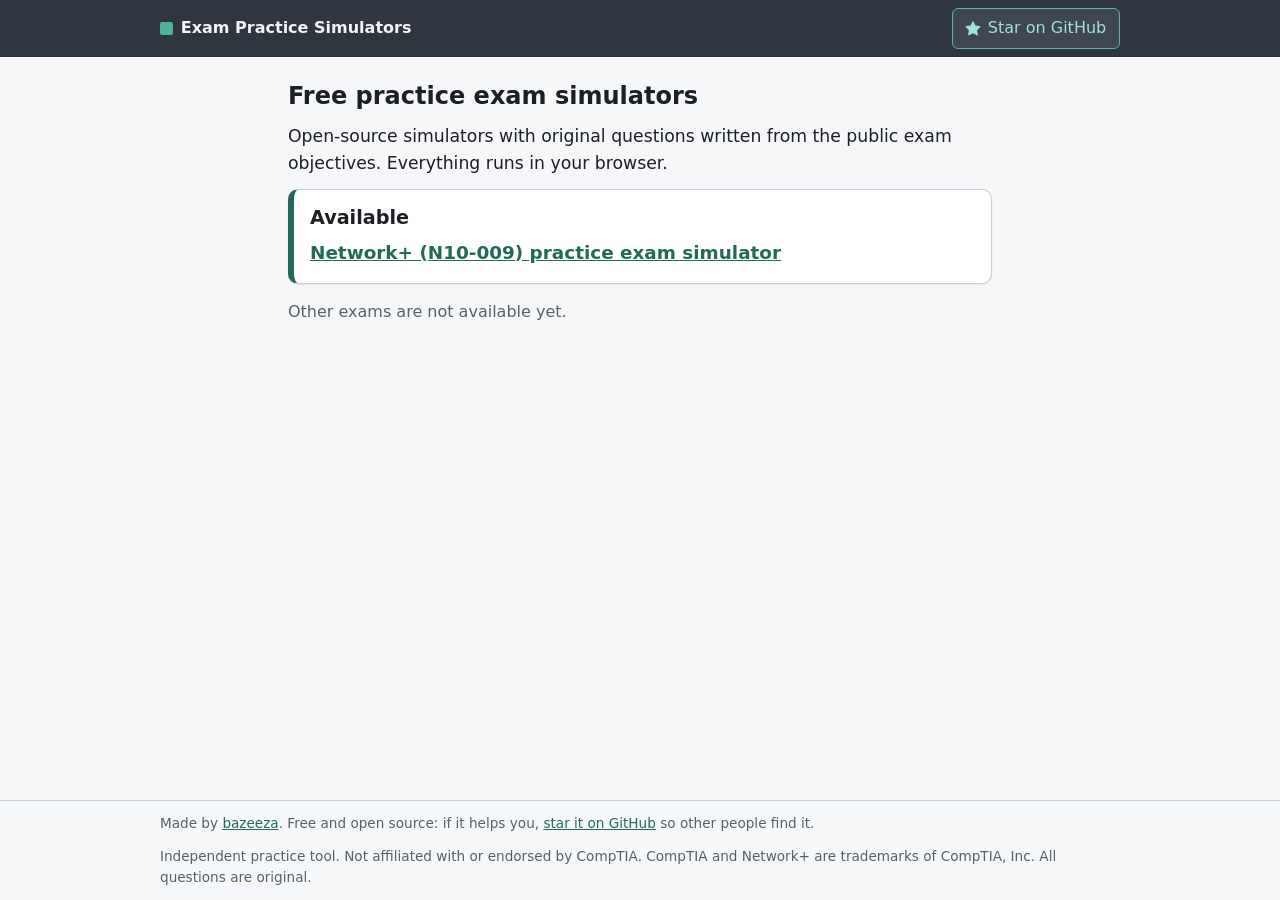
<file: index.html>
<!doctype html>
<html lang="en" data-theme="auto">
<head>
<meta charset="utf-8">
<meta http-equiv="Content-Security-Policy" content="default-src 'none'; script-src 'self'; style-src 'self'; img-src 'self' data:; connect-src 'self'; font-src 'self'; base-uri 'none'; form-action 'none'; manifest-src 'self'">
<meta name="viewport" content="width=device-width, initial-scale=1">
<meta name="referrer" content="no-referrer">
<meta name="color-scheme" content="light dark">
<meta name="description" content="Free, open-source practice exam simulators with original questions. Network+ (N10-009) is available.">
<title>Exam Practice Simulators</title>
<link rel="icon" href="data:,">
<link rel="stylesheet" href="Network+-Exam-Practice/styles.css">
</head>
<body>
<div id="app">
  <header class="topbar">
    <div class="topbar-inner">
      <p class="brand"><span class="brand-mark" aria-hidden="true"></span><span class="brand-name">Exam Practice Simulators</span></p>
      <nav class="site-nav" aria-label="Site"><a class="chrome-btn gh-star" href="https://github.com/Bazeeza/Comptia-Exam-Practice" target="_blank" rel="noopener" aria-label="Star this project on GitHub"><svg viewBox="0 0 16 16" aria-hidden="true"><path fill="currentColor" d="M8 .25a.75.75 0 0 1 .67.42l1.88 3.81 4.2.61a.75.75 0 0 1 .42 1.28l-3.04 2.96.72 4.19a.75.75 0 0 1-1.09.79L8 12.33l-3.76 1.98a.75.75 0 0 1-1.09-.79l.72-4.19L.83 6.37a.75.75 0 0 1 .42-1.28l4.2-.61L7.33.67A.75.75 0 0 1 8 .25Z"/></svg><span>Star on GitHub</span></a></nav>
    </div>
  </header>
  <main id="main" class="landing">
    <h1>Free practice exam simulators</h1>
    <p class="lead">Open-source simulators with original questions written from the public exam objectives. Everything runs in your browser.</p>
    <section class="card card-accent" aria-labelledby="available-h">
      <h2 id="available-h">Available</h2>
      <ul class="exam-list">
        <li><a class="exam-link" href="Network+-Exam-Practice/">Network+ (N10-009) practice exam simulator</a></li>
      </ul>
    </section>
    <p class="muted">Other exams are not available yet.</p>
  </main>
  <footer class="site-footer">
    <p class="credit">Made by <a href="https://github.com/Bazeeza" target="_blank" rel="noopener">bazeeza</a>. Free and open source: if it helps you, <a href="https://github.com/Bazeeza/Comptia-Exam-Practice" target="_blank" rel="noopener">star it on GitHub</a> so other people find it.</p>
    <p>Independent practice tool. Not affiliated with or endorsed by CompTIA. CompTIA and Network+ are trademarks of CompTIA, Inc. All questions are original.</p>
  </footer>
</div>
</body>
</html>
</file>
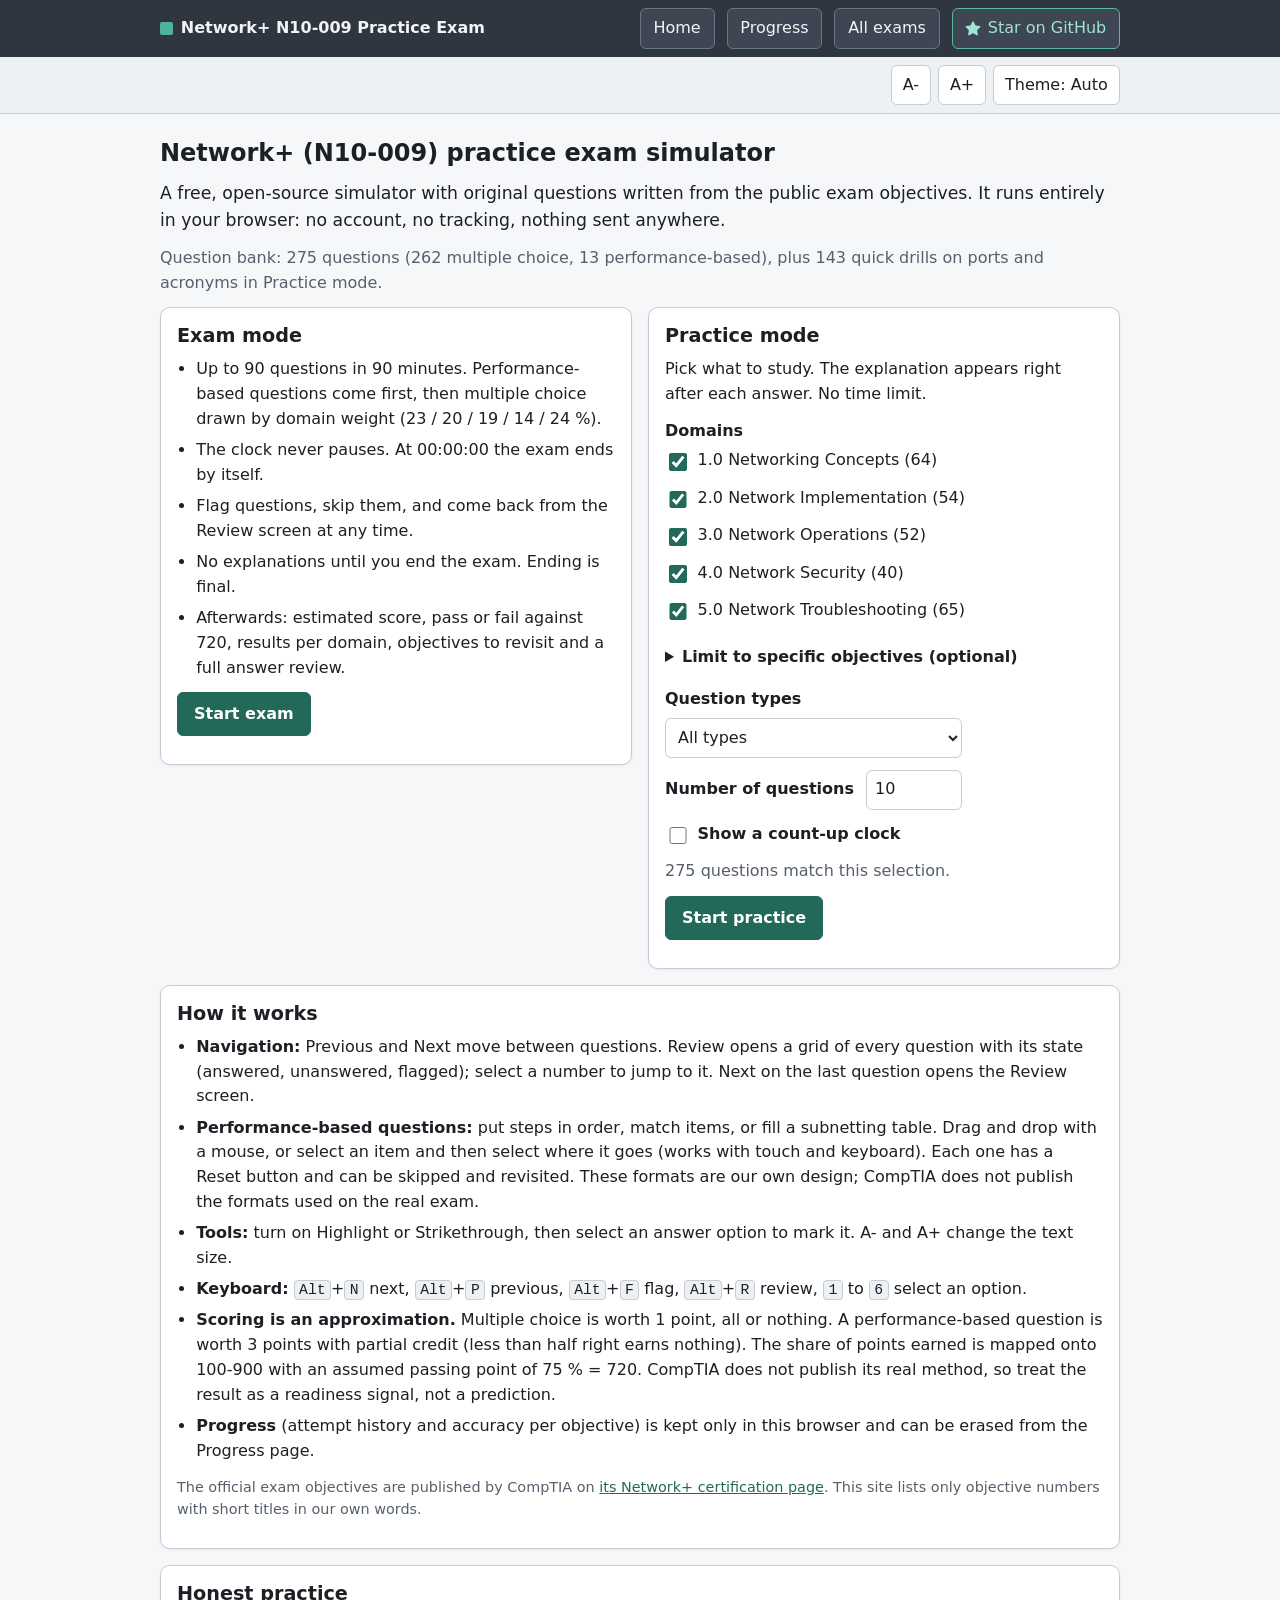
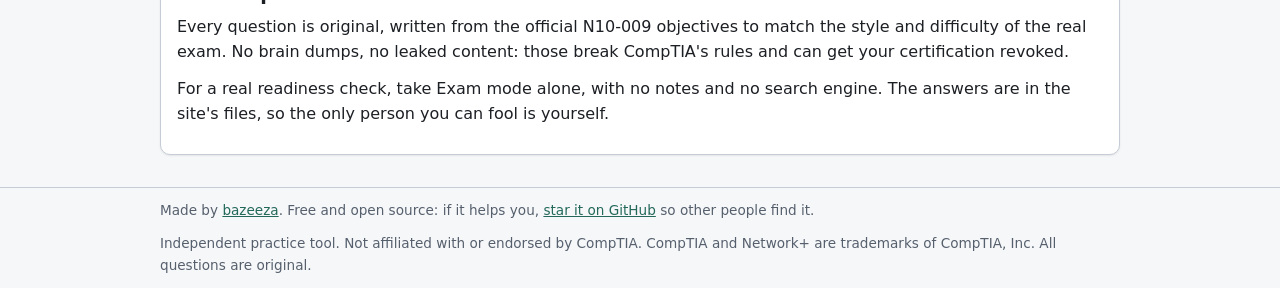
<file: Network+-Exam-Practice/index.html>
<!doctype html>
<html lang="en" data-theme="auto" data-fs="1">
<head>
<meta charset="utf-8">
<meta http-equiv="Content-Security-Policy" content="default-src 'none'; script-src 'self'; style-src 'self'; img-src 'self' data:; connect-src 'self'; font-src 'self'; base-uri 'none'; form-action 'none'; manifest-src 'self'">
<meta name="viewport" content="width=device-width, initial-scale=1">
<meta name="referrer" content="no-referrer">
<meta name="color-scheme" content="light dark">
<meta name="description" content="Free, open-source practice exam simulator for CompTIA Network+ (N10-009): timed exam mode, practice mode with explanations, performance-based questions. Original questions only.">
<title>Network+ (N10-009) Practice Exam Simulator</title>
<link rel="icon" href="data:,">
<link rel="stylesheet" href="styles.css">
<script src="app.js" defer></script>
</head>
<body>
<a class="skip-link" href="#main">Skip to content</a>

<div id="app">
  <header class="topbar">
    <div class="topbar-inner">
      <p class="brand"><span class="brand-mark" aria-hidden="true"></span><span class="brand-name">Network+ N10-009 Practice Exam</span></p>
      <nav id="site-nav" class="site-nav" aria-label="Site">
        <button type="button" id="nav-home" class="chrome-btn">Home</button>
        <button type="button" id="nav-progress" class="chrome-btn">Progress</button>
        <a class="chrome-btn" href="../">All exams</a>
        <a class="chrome-btn gh-star" href="https://github.com/Bazeeza/Comptia-Exam-Practice" target="_blank" rel="noopener" aria-label="Star this project on GitHub"><svg viewBox="0 0 16 16" aria-hidden="true"><path fill="currentColor" d="M8 .25a.75.75 0 0 1 .67.42l1.88 3.81 4.2.61a.75.75 0 0 1 .42 1.28l-3.04 2.96.72 4.19a.75.75 0 0 1-1.09.79L8 12.33l-3.76 1.98a.75.75 0 0 1-1.09-.79l.72-4.19L.83 6.37a.75.75 0 0 1 .42-1.28l4.2-.61L7.33.67A.75.75 0 0 1 8 .25Z"/></svg><span>Star on GitHub</span></a>
      </nav>
      <div id="session-status" class="session-status" hidden>
        <p id="status-pos" class="status-pos">Question 1 of 1</p>
        <div id="timer-box" class="timer-box">
          <span id="timer-label" class="timer-label">Time remaining</span>
          <span id="timer" class="timer" role="timer" aria-labelledby="timer-label">00:00:00</span>
          <button type="button" id="btn-timer-toggle" class="chrome-btn chrome-btn-small" aria-pressed="false">Hide</button>
        </div>
      </div>
    </div>
  </header>

  <div class="toolbar" role="toolbar" aria-label="Tools">
    <div class="toolbar-inner">
      <div id="session-tools" class="tool-group" hidden>
        <button type="button" id="btn-flag" class="tool-btn" aria-pressed="false"><span class="flag-icon" aria-hidden="true"></span>Flag for Review</button>
        <button type="button" id="btn-highlight" class="tool-btn" aria-pressed="false">Highlight</button>
        <button type="button" id="btn-strike" class="tool-btn" aria-pressed="false">Strikethrough</button>
      </div>
      <div class="tool-group tool-group-end">
        <button type="button" id="btn-font-dec" class="tool-btn" aria-label="Decrease text size">A-</button>
        <button type="button" id="btn-font-inc" class="tool-btn" aria-label="Increase text size">A+</button>
        <button type="button" id="btn-theme" class="tool-btn">Theme: Auto</button>
      </div>
    </div>
  </div>

  <main id="main" tabindex="-1">

    <section id="view-loading" class="view">
      <h1>Loading the question bank</h1>
      <p class="muted">This page needs JavaScript and must be served over HTTP (see the README to run it locally).</p>
    </section>

    <section id="view-home" class="view" hidden>
      <h1 id="home-title" tabindex="-1">Network+ (N10-009) practice exam simulator</h1>
      <p class="lead">A free, open-source simulator with original questions written from the public exam objectives. It runs entirely in your browser: no account, no tracking, nothing sent anywhere.</p>
      <div id="bank-notices"></div>
      <p id="bank-summary" class="muted"></p>

      <section id="resume-card" class="card card-accent" hidden aria-labelledby="resume-h">
        <h2 id="resume-h">Attempt in progress</h2>
        <p id="resume-text"></p>
        <div class="btn-row">
          <button type="button" id="btn-resume" class="btn btn-primary">Resume</button>
          <button type="button" id="btn-discard" class="btn">Discard</button>
        </div>
      </section>

      <div class="grid-2">
        <section class="card" aria-labelledby="exam-h">
          <h2 id="exam-h">Exam mode</h2>
          <ul class="plain-list">
            <li>Up to 90 questions in 90 minutes. Performance-based questions come first, then multiple choice drawn by domain weight (23 / 20 / 19 / 14 / 24 %).</li>
            <li>The clock never pauses. At 00:00:00 the exam ends by itself.</li>
            <li>Flag questions, skip them, and come back from the Review screen at any time.</li>
            <li>No explanations until you end the exam. Ending is final.</li>
            <li>Afterwards: estimated score, pass or fail against 720, results per domain, objectives to revisit and a full answer review.</li>
          </ul>
          <p id="exam-note" class="notice" hidden></p>
          <div class="btn-row">
            <button type="button" id="btn-start-exam" class="btn btn-primary">Start exam</button>
          </div>
        </section>

        <section class="card" aria-labelledby="practice-h">
          <h2 id="practice-h">Practice mode</h2>
          <p>Pick what to study. The explanation appears right after each answer. No time limit.</p>
          <div id="practice-form">
            <fieldset class="field">
              <legend>Domains</legend>
              <div id="practice-domains" class="check-list"></div>
            </fieldset>
            <details class="field">
              <summary>Limit to specific objectives (optional)</summary>
              <p class="muted small">Leave everything unchecked to use every objective of the selected domains.</p>
              <div id="practice-objectives"></div>
            </details>
            <div class="field field-inline">
              <label for="practice-types">Question types</label>
              <select id="practice-types">
                <option value="all">All types</option>
                <option value="mcq">Multiple choice only</option>
                <option value="pbq">Performance-based only</option>
                <option value="drill">Quick drills: ports and acronyms</option>
              </select>
            </div>
            <div class="field field-inline">
              <label for="practice-count">Number of questions</label>
              <input type="number" id="practice-count" min="1" max="200" step="1" value="10" inputmode="numeric">
            </div>
            <div class="field">
              <label class="check"><input type="checkbox" id="practice-clock"> <span>Show a count-up clock</span></label>
            </div>
            <p id="practice-avail" class="muted" role="status"></p>
            <div class="btn-row">
              <button type="button" id="btn-start-practice" class="btn btn-primary">Start practice</button>
            </div>
          </div>
        </section>
      </div>

      <section class="card" aria-labelledby="how-h">
        <h2 id="how-h">How it works</h2>
        <ul class="plain-list">
          <li><strong>Navigation:</strong> Previous and Next move between questions. Review opens a grid of every question with its state (answered, unanswered, flagged); select a number to jump to it. Next on the last question opens the Review screen.</li>
          <li><strong>Performance-based questions:</strong> put steps in order, match items, or fill a subnetting table. Drag and drop with a mouse, or select an item and then select where it goes (works with touch and keyboard). Each one has a Reset button and can be skipped and revisited. These formats are our own design; CompTIA does not publish the formats used on the real exam.</li>
          <li><strong>Tools:</strong> turn on Highlight or Strikethrough, then select an answer option to mark it. A- and A+ change the text size.</li>
          <li><strong>Keyboard:</strong> <kbd>Alt</kbd>+<kbd>N</kbd> next, <kbd>Alt</kbd>+<kbd>P</kbd> previous, <kbd>Alt</kbd>+<kbd>F</kbd> flag, <kbd>Alt</kbd>+<kbd>R</kbd> review, <kbd>1</kbd> to <kbd>6</kbd> select an option.</li>
          <li><strong>Scoring is an approximation.</strong> Multiple choice is worth 1 point, all or nothing. A performance-based question is worth 3 points with partial credit (less than half right earns nothing). The share of points earned is mapped onto 100-900 with an assumed passing point of 75 % = 720. CompTIA does not publish its real method, so treat the result as a readiness signal, not a prediction.</li>
          <li><strong>Progress</strong> (attempt history and accuracy per objective) is kept only in this browser and can be erased from the Progress page.</li>
        </ul>
        <p class="muted small">The official exam objectives are published by CompTIA on <a href="https://www.comptia.org/en-us/certifications/network/" rel="noopener noreferrer">its Network+ certification page</a>. This site lists only objective numbers with short titles in our own words.</p>
      </section>

      <section class="card" aria-labelledby="honest-h">
        <h2 id="honest-h">Honest practice</h2>
        <p>Every question is original, written from the official N10-009 objectives to match the style and difficulty of the real exam. No brain dumps, no leaked content: those break CompTIA's rules and can get your certification revoked.</p>
        <p>For a real readiness check, take Exam mode alone, with no notes and no search engine. The answers are in the site's files, so the only person you can fool is yourself.</p>
      </section>
    </section>

    <section id="view-item" class="view" hidden>
      <p id="session-note" class="notice" role="status" hidden></p>
      <article id="item" class="card item">
        <header class="item-head">
          <h1 id="item-title" tabindex="-1">Question</h1>
          <span id="item-kind" class="badge"></span>
          <span id="item-flagged" class="badge badge-flag" hidden>Flagged</span>
        </header>
        <div id="item-stem" class="stem"></div>
        <div id="item-exhibit"></div>
        <div id="item-body"></div>
        <div id="item-actions" class="btn-row" hidden>
          <button type="button" id="btn-check" class="btn btn-primary">Check answer</button>
        </div>
        <div id="item-feedback"></div>
      </article>
    </section>

    <section id="view-review" class="view" hidden>
      <h1 id="review-title" tabindex="-1">Review</h1>
      <p id="review-summary" class="muted"></p>
      <div id="review-filters" class="btn-row" role="group" aria-label="Filter questions">
        <button type="button" class="btn btn-toggle" data-filter="all" aria-pressed="true">All</button>
        <button type="button" class="btn btn-toggle" data-filter="unanswered" aria-pressed="false">Unanswered</button>
        <button type="button" class="btn btn-toggle" data-filter="flagged" aria-pressed="false">Flagged</button>
      </div>
      <div id="review-grid" class="review-grid"></div>
      <p id="review-empty" class="muted" hidden>No question matches this filter.</p>
      <div class="btn-row btn-row-spread">
        <button type="button" id="btn-back-to-item" class="btn">Return to question</button>
        <button type="button" id="btn-end" class="btn btn-danger">End Exam</button>
      </div>
    </section>

    <section id="view-report" class="view" hidden>
      <h1 id="report-title" tabindex="-1">Score report</h1>
      <div id="report-body"></div>
      <div class="btn-row">
        <button type="button" id="btn-review-answers" class="btn btn-primary">Review answers</button>
        <button type="button" id="btn-report-progress" class="btn">Progress</button>
        <button type="button" id="btn-new" class="btn">New attempt</button>
      </div>
    </section>

    <section id="view-answers" class="view" hidden>
      <h1 id="answers-title" tabindex="-1">Answer review</h1>
      <div id="answers-filters" class="btn-row" role="group" aria-label="Filter answers">
        <button type="button" class="btn btn-toggle" data-filter="all" aria-pressed="true">All</button>
        <button type="button" class="btn btn-toggle" data-filter="missed" aria-pressed="false">Missed only</button>
      </div>
      <div id="answers-list"></div>
      <div class="btn-row">
        <button type="button" id="btn-back-to-report" class="btn">Back to the report</button>
      </div>
    </section>

    <section id="view-progress" class="view" hidden>
      <h1 id="progress-title" tabindex="-1">Progress</h1>
      <p class="muted">Stored only in this browser (localStorage). Nothing is sent anywhere.</p>
      <h2>Attempts</h2>
      <div id="progress-attempts"></div>
      <h2>Accuracy per objective</h2>
      <div id="progress-objectives"></div>
      <div class="btn-row">
        <button type="button" id="btn-clear-data" class="btn btn-danger">Clear data</button>
      </div>
    </section>

  </main>

  <footer class="site-footer">
    <p class="credit">Made by <a href="https://github.com/Bazeeza" target="_blank" rel="noopener">bazeeza</a>. Free and open source: if it helps you, <a href="https://github.com/Bazeeza/Comptia-Exam-Practice" target="_blank" rel="noopener">star it on GitHub</a> so other people find it.</p>
    <p>Independent practice tool. Not affiliated with or endorsed by CompTIA. CompTIA and Network+ are trademarks of CompTIA, Inc. All questions are original.</p>
  </footer>

  <nav id="navbar" class="navbar" aria-label="Question navigation" hidden>
    <div class="navbar-inner">
      <button type="button" id="btn-review" class="chrome-btn">Review</button>
      <span class="navbar-spacer"></span>
      <button type="button" id="btn-prev" class="chrome-btn">Previous</button>
      <button type="button" id="btn-next" class="chrome-btn chrome-btn-primary">Next</button>
    </div>
  </nav>
</div>

<div id="announcer" class="sr-only" role="status" aria-live="polite"></div>
<div id="timer-live" class="sr-only" role="status" aria-live="polite"></div>
<div id="dialog-root"></div>

<noscript><p class="noscript">This simulator needs JavaScript. No data leaves your browser.</p></noscript>
</body>
</html>
</file>
<file: Network+-Exam-Practice/styles.css>
/* Network+ practice exam simulator. Neutral slate / teal palette, light and dark. */

:root {
  --bg: #f6f7f9;
  --surface: #ffffff;
  --surface-2: #eef1f4;
  --chrome: #2f3640;
  --chrome-2: #3d4652;
  --chrome-text: #f2f4f7;
  --text: #1c1f24;
  --muted: #56606d;
  --border: #c5ccd6;
  --accent: #23695a;
  --accent-text: #ffffff;
  --accent-soft: #e2f1ed;
  --flag: #8a5a0f;
  --flag-soft: #fbefd6;
  --bad: #b42318;
  --bad-soft: #fde9e7;
  --good: #256b29;
  --good-soft: #e4f3e5;
  --highlight: #fff1a8;
  --highlight-text: #1c1f24;
  --timer-warn: #ffd27a;
  --timer-danger: #ffaba3;
  --focus: #23695a;
  --shadow: 0 1px 2px rgba(20, 22, 26, 0.08);
  --mono: ui-monospace, "Cascadia Mono", Consolas, "Liberation Mono", Menlo, monospace;
  --sans: system-ui, -apple-system, "Segoe UI", Roboto, "Helvetica Neue", Arial, sans-serif;
}

@media (prefers-color-scheme: dark) {
  :root:not([data-theme="light"]) {
    --bg: #14161a;
    --surface: #1e2127;
    --surface-2: #272b33;
    --chrome: #0e1013;
    --chrome-2: #23272e;
    --chrome-text: #e6e8eb;
    --text: #e6e8eb;
    --muted: #a3acb8;
    --border: #414855;
    --accent: #4fb39b;
    --accent-text: #0e1013;
    --accent-soft: #1d3530;
    --flag: #e0a84a;
    --flag-soft: #3a2f17;
    --bad: #f97066;
    --bad-soft: #3d1f1c;
    --good: #6cc070;
    --good-soft: #1d3320;
    --highlight: #6b5e12;
    --highlight-text: #f3f4f6;
    --focus: #7fd4bf;
    --shadow: none;
  }
}

:root[data-theme="dark"] {
  --bg: #14161a;
  --surface: #1e2127;
  --surface-2: #272b33;
  --chrome: #0e1013;
  --chrome-2: #23272e;
  --chrome-text: #e6e8eb;
  --text: #e6e8eb;
  --muted: #a3acb8;
  --border: #414855;
  --accent: #4fb39b;
  --accent-text: #0e1013;
  --accent-soft: #1d3530;
  --flag: #e0a84a;
  --flag-soft: #3a2f17;
  --bad: #f97066;
  --bad-soft: #3d1f1c;
  --good: #6cc070;
  --good-soft: #1d3320;
  --highlight: #6b5e12;
  --highlight-text: #f3f4f6;
  --focus: #7fd4bf;
  --shadow: none;
}

:root[data-theme="light"] { color-scheme: light; }
:root[data-theme="dark"] { color-scheme: dark; }

html { font-size: 100%; -webkit-text-size-adjust: 100%; }
html[data-fs="0"] { font-size: 90%; }
html[data-fs="2"] { font-size: 112.5%; }
html[data-fs="3"] { font-size: 125%; }
html[data-fs="4"] { font-size: 140%; }

*, *::before, *::after { box-sizing: border-box; }
[hidden] { display: none !important; }

body {
  margin: 0;
  background: var(--bg);
  color: var(--text);
  font-family: var(--sans);
  line-height: 1.55;
  overflow-wrap: anywhere;
}

#app { min-height: 100vh; display: flex; flex-direction: column; }
main { flex: 1 0 auto; width: 100%; max-width: 62rem; margin: 0 auto; padding: 1rem; }
main:focus { outline: none; }

h1 { font-size: 1.5rem; line-height: 1.25; margin: 0.5rem 0 0.75rem; }
h2 { font-size: 1.2rem; line-height: 1.3; margin: 1.25rem 0 0.5rem; }
h3 { font-size: 1.05rem; margin: 1rem 0 0.4rem; }
h1:focus, h2:focus { outline: none; }
p { margin: 0 0 0.75rem; }
a { color: var(--accent); }
code, kbd {
  font-family: var(--mono); font-size: 0.92em; background: var(--surface-2);
  border: 1px solid var(--border); border-radius: 4px; padding: 0.05em 0.3em;
}
.muted { color: var(--muted); }
.small { font-size: 0.9rem; }
.lead { font-size: 1.08rem; }

.sr-only {
  position: absolute; width: 1px; height: 1px; margin: -1px; padding: 0; overflow: hidden;
  clip: rect(0 0 0 0); clip-path: inset(50%); white-space: nowrap; border: 0;
}
.skip-link {
  position: absolute; left: 0.5rem; top: -4rem; z-index: 50; background: var(--surface); color: var(--text);
  padding: 0.5rem 0.75rem; border: 2px solid var(--focus); border-radius: 6px;
}
.skip-link:focus { top: 0.5rem; }

:focus-visible { outline: 3px solid var(--focus); outline-offset: 2px; }
.topbar :focus-visible, .navbar :focus-visible { outline-color: #9fe3d2; }

/* ---------- chrome ---------- */

.topbar { background: var(--chrome); color: var(--chrome-text); position: sticky; top: 0; z-index: 20; }
.topbar-inner, .toolbar-inner, .navbar-inner {
  max-width: 62rem; margin: 0 auto; padding: 0.5rem 1rem; display: flex; flex-wrap: wrap; align-items: center; gap: 0.5rem 0.75rem;
}
.brand { margin: 0; font-weight: 700; display: flex; align-items: center; gap: 0.5rem; flex: 1 1 auto; min-width: 0; }
.brand-mark { width: 0.8rem; height: 0.8rem; border-radius: 2px; background: #4fb39b; flex: none; }
.site-nav, .session-status { display: flex; flex-wrap: wrap; align-items: center; gap: 0.4rem 0.75rem; }
.status-pos { margin: 0; font-weight: 600; }
.timer-box { display: flex; align-items: center; gap: 0.4rem; }
.timer-label { font-size: 0.85rem; }
.timer { font-family: var(--mono); font-weight: 700; font-size: 1.05rem; min-width: 5.2em; text-align: center; }
.timer.is-warn { color: var(--timer-warn); }
.timer.is-danger { color: var(--timer-danger); }

.chrome-btn {
  font: inherit; color: var(--chrome-text); background: var(--chrome-2); border: 1px solid #6b7684; border-radius: 6px;
  padding: 0.45rem 0.8rem; min-height: 2.5rem; cursor: pointer; text-decoration: none; display: inline-flex; align-items: center;
}
.chrome-btn:hover { background: #4a5462; }
.chrome-btn:disabled { opacity: 0.5; cursor: not-allowed; }
.chrome-btn-small { min-height: 2rem; padding: 0.2rem 0.6rem; font-size: 0.9rem; }
.chrome-btn-primary { background: #2e7d6b; border-color: #58b7a1; color: #ffffff; font-weight: 600; }
.chrome-btn-primary:hover { background: #256b5b; }

.toolbar { background: var(--surface-2); border-bottom: 1px solid var(--border); }
.tool-group { display: flex; flex-wrap: wrap; gap: 0.4rem; }
.tool-group-end { margin-left: auto; }
.tool-btn {
  font: inherit; color: var(--text); background: var(--surface); border: 1px solid var(--border); border-radius: 6px;
  padding: 0.35rem 0.7rem; min-height: 2.5rem; cursor: pointer; display: inline-flex; align-items: center; gap: 0.4rem;
}
.tool-btn:hover { border-color: var(--accent); }
.tool-btn:disabled { opacity: 0.5; cursor: not-allowed; }
.tool-btn[aria-pressed="true"] { background: var(--accent); color: var(--accent-text); border-color: var(--accent); font-weight: 600; }
.flag-icon { width: 0.7rem; height: 0.8rem; border: 2px solid currentColor; border-radius: 1px; display: inline-block; }
#btn-flag[aria-pressed="true"] .flag-icon { background: currentColor; }

.navbar { background: var(--chrome); color: var(--chrome-text); position: sticky; bottom: 0; z-index: 20; }
.navbar-spacer { flex: 1 1 auto; }

.site-footer { border-top: 1px solid var(--border); color: var(--muted); font-size: 0.85rem; }
.site-footer p { max-width: 62rem; margin: 0 auto; padding: 0.75rem 1rem; }

/* ---------- generic blocks ---------- */

.card {
  background: var(--surface); border: 1px solid var(--border); border-radius: 10px; padding: 1rem;
  margin: 0 0 1rem; box-shadow: var(--shadow); min-width: 0;
}
.card > h2:first-child { margin-top: 0; }
.card-accent { border-left: 6px solid var(--accent); }
.grid-2 { display: grid; grid-template-columns: repeat(auto-fit, minmax(min(100%, 19rem), 1fr)); gap: 1rem; align-items: start; }
.grid-2 > .card { margin: 0; }
.grid-2 { margin-bottom: 1rem; }
.plain-list { margin: 0 0 0.75rem; padding-left: 1.2rem; }
.plain-list li { margin-bottom: 0.4rem; }
.notice {
  background: var(--flag-soft); border: 1px solid var(--flag); border-left-width: 6px; border-radius: 6px;
  padding: 0.6rem 0.8rem; color: var(--text);
}

.btn-row { display: flex; flex-wrap: wrap; gap: 0.5rem; margin: 0.75rem 0; }
.btn-row-spread { justify-content: space-between; }
.btn {
  font: inherit; color: var(--text); background: var(--surface); border: 1px solid var(--border); border-radius: 6px;
  padding: 0.5rem 1rem; min-height: 2.75rem; cursor: pointer;
}
.btn:hover { border-color: var(--accent); }
.btn:disabled { opacity: 0.55; cursor: not-allowed; }
.btn-primary { background: var(--accent); border-color: var(--accent); color: var(--accent-text); font-weight: 600; }
.btn-danger { border-color: var(--bad); color: var(--bad); font-weight: 600; }
.btn-toggle[aria-pressed="true"] { background: var(--accent); border-color: var(--accent); color: var(--accent-text); font-weight: 600; }
.mini-btn {
  font: inherit; font-size: 0.9rem; color: var(--text); background: var(--surface); border: 1px solid var(--border);
  border-radius: 6px; padding: 0.3rem 0.6rem; min-height: 2.5rem; min-width: 2.75rem; cursor: pointer;
}
.mini-btn:disabled { opacity: 0.45; cursor: not-allowed; }

.field { border: 0; padding: 0; margin: 0 0 0.75rem; min-width: 0; }
.field legend, .field > label, summary { font-weight: 600; padding: 0; }
summary { cursor: pointer; padding: 0.3rem 0; }
.field-inline { display: flex; flex-wrap: wrap; align-items: center; gap: 0.4rem 0.75rem; }
.check-list, .obj-group { display: flex; flex-direction: column; gap: 0.15rem; }
.obj-group { margin-top: 0.5rem; }
.check { display: flex; align-items: flex-start; gap: 0.5rem; padding: 0.3rem 0; font-weight: 400; cursor: pointer; }
.check input { margin-top: 0.3rem; flex: none; width: 1.1rem; height: 1.1rem; accent-color: var(--accent); }
select, input[type="number"], input[type="text"] {
  font: inherit; color: var(--text); background: var(--surface); border: 1px solid var(--border); border-radius: 6px;
  padding: 0.4rem 0.5rem; min-height: 2.5rem; max-width: 100%;
}
input[type="number"] { width: 6rem; }

/* ---------- item ---------- */

.item-head { display: flex; flex-wrap: wrap; align-items: center; gap: 0.5rem; margin-bottom: 0.75rem; }
.item-head h1, .item-head h2 { font-size: 1.05rem; margin: 0; color: var(--muted); }
.badge {
  font-size: 0.8rem; font-weight: 600; border: 1px solid var(--border); border-radius: 999px; padding: 0.1rem 0.6rem; color: var(--muted);
}
.badge-flag { border-color: var(--flag); color: var(--flag); background: var(--flag-soft); }
.stem { font-size: 1.05rem; margin-bottom: 1rem; }

.exhibit { margin: 0 0 1rem; border: 1px solid var(--border); border-radius: 8px; overflow: hidden; }
.exhibit figcaption { background: var(--surface-2); padding: 0.35rem 0.75rem; font-weight: 600; font-size: 0.9rem; border-bottom: 1px solid var(--border); }
.exhibit-pre {
  margin: 0; padding: 0.75rem; font-family: var(--mono); font-size: 0.88rem; line-height: 1.45; overflow-x: auto;
  white-space: pre; overflow-wrap: normal; background: var(--surface);
}

.options { border: 0; padding: 0; margin: 0; min-width: 0; }
.options legend { font-weight: 600; color: var(--muted); padding: 0; margin-bottom: 0.5rem; }
.opt {
  display: flex; align-items: flex-start; gap: 0.6rem; padding: 0.7rem 0.75rem; margin-bottom: 0.5rem; min-height: 2.75rem;
  border: 1px solid var(--border); border-radius: 8px; cursor: pointer; background: var(--surface);
}
.opt:hover { border-color: var(--accent); }
.opt:has(input:checked) { border-color: var(--accent); background: var(--accent-soft); box-shadow: inset 4px 0 0 var(--accent); }
.opt:has(input:focus-visible) { outline: 3px solid var(--focus); outline-offset: 2px; }
.opt input { margin-top: 0.3rem; flex: none; width: 1.15rem; height: 1.15rem; accent-color: var(--accent); }
.opt-letter { font-weight: 700; flex: none; }
.opt-text { min-width: 0; }
.opt.is-hl .opt-text { background: var(--highlight); color: var(--highlight-text); border-radius: 3px; padding: 0 0.2rem; }
.opt.is-st .opt-text { text-decoration: line-through; text-decoration-thickness: 2px; color: var(--muted); }
.item[data-tool="h"] .opt, .item[data-tool="s"] .opt { cursor: cell; }
.hint { color: var(--bad); font-weight: 600; min-height: 1.2rem; }

/* ---------- performance-based ---------- */

.pbq-prompt { font-weight: 600; }
.order-slots .match-row { grid-template-columns: 2.25rem minmax(0, 1fr) auto; }
.order-num {
  width: 2rem; height: 2rem; border-radius: 50%; background: var(--surface-2); border: 1px solid var(--border);
  display: inline-flex; align-items: center; justify-content: center;
}

.match { display: grid; grid-template-columns: minmax(0, 3fr) minmax(0, 2fr); gap: 1rem; align-items: start; }
.match-rows { list-style: none; margin: 0; padding: 0; }
.match-row {
  display: grid; grid-template-columns: minmax(0, 1fr) minmax(0, 1fr) auto; gap: 0.5rem; align-items: center;
  padding: 0.4rem 0; border-bottom: 1px solid var(--border);
}
.match-left { font-weight: 600; min-width: 0; }
.slot {
  font: inherit; color: var(--muted); background: var(--surface-2); border: 2px dashed var(--border); border-radius: 8px;
  padding: 0.4rem 0.6rem; min-height: 2.75rem; text-align: left; cursor: pointer; min-width: 0; width: 100%;
}
.slot.is-filled { color: var(--text); background: var(--accent-soft); border-style: solid; border-color: var(--accent); }
.match-pool {
  display: flex; flex-wrap: wrap; gap: 0.5rem; align-content: flex-start; padding: 0.6rem; border: 1px solid var(--border);
  border-radius: 8px; background: var(--surface-2); position: sticky; top: 4.5rem;
}
.chip {
  font: inherit; color: var(--text); background: var(--surface); border: 1px solid var(--border); border-radius: 8px;
  padding: 0.4rem 0.7rem; min-height: 2.75rem; cursor: grab; text-align: left; max-width: 100%;
}
.chip.is-selected { background: var(--accent); border-color: var(--accent); color: var(--accent-text); font-weight: 600; }
.chip.is-used { border-style: dashed; color: var(--muted); }
.chip.is-selected.is-used { color: var(--accent-text); }

.subnet-table { width: 100%; border-collapse: collapse; }
.subnet-table th, .subnet-table td { padding: 0.35rem; text-align: left; vertical-align: middle; border-bottom: 1px solid var(--border); }
.subnet-table thead th { font-size: 0.85rem; color: var(--muted); }
.cell-input { width: 100%; min-width: 0; font-family: var(--mono) !important; font-size: 0.9rem !important; }
.cell-label { display: none; font-size: 0.8rem; color: var(--muted); }

/* ---------- solution ---------- */

.solution { margin-top: 0.5rem; }
#item-feedback:focus { outline: none; }
.verdict { padding: 0.5rem 0.75rem; border-radius: 6px; border: 1px solid var(--border); border-left-width: 6px; }
.verdict.is-correct { border-color: var(--good); background: var(--good-soft); }
.verdict.is-wrong { border-color: var(--bad); background: var(--bad-soft); }
.sol-options { list-style: none; margin: 0 0 1rem; padding: 0; }
.sol-opt { border: 1px solid var(--border); border-left-width: 6px; border-radius: 8px; padding: 0.6rem 0.75rem; margin-bottom: 0.5rem; }
.sol-opt.is-correct { border-color: var(--good); }
.sol-opt.is-wrong { border-color: var(--bad); }
.sol-opt-head { display: flex; flex-wrap: wrap; gap: 0.4rem 0.6rem; align-items: baseline; margin: 0 0 0.25rem; font-weight: 600; }
.sol-why { margin: 0; color: var(--muted); }
.tag { font-size: 0.78rem; font-weight: 700; border-radius: 999px; padding: 0.05rem 0.55rem; border: 1px solid currentColor; white-space: nowrap; }
.tag-correct { color: var(--good); background: var(--good-soft); }
.tag-wrong { color: var(--bad); background: var(--bad-soft); }
.tag-yours { color: var(--text); background: var(--surface-2); }
.explanation { border-top: 1px solid var(--border); margin-top: 1rem; }
.cell-mine { font-family: var(--mono); display: block; }
.cell-key { display: block; font-size: 0.85rem; color: var(--muted); font-family: var(--mono); }

.table-wrap { overflow-x: auto; margin: 0 0 1rem; border: 1px solid var(--border); border-radius: 8px; max-width: 100%; }
.data-table { border-collapse: collapse; width: 100%; overflow-wrap: normal; }
.data-table th, .data-table td { padding: 0.45rem 0.6rem; text-align: left; vertical-align: top; border-bottom: 1px solid var(--border); }
.data-table thead th { background: var(--surface-2); font-size: 0.88rem; }
.data-table tbody tr:last-child th, .data-table tbody tr:last-child td { border-bottom: 0; }

/* ---------- review grid ---------- */

.review-grid { display: grid; grid-template-columns: repeat(auto-fill, minmax(8.5rem, 1fr)); gap: 0.5rem; margin: 0.75rem 0; }
.review-cell {
  font: inherit; color: var(--text); background: var(--surface); border: 1px solid var(--border); border-left-width: 6px; border-radius: 8px;
  padding: 0.5rem 0.6rem; min-height: 3.5rem; text-align: left; cursor: pointer; display: flex; flex-direction: column; gap: 0.1rem;
}
.review-cell:hover { border-color: var(--accent); }
.review-cell.is-answered { border-left-color: var(--accent); }
.review-cell.is-unanswered { border-left-color: var(--bad); }
.cell-num { font-weight: 700; }
.cell-state { font-size: 0.85rem; color: var(--muted); }
.review-cell.is-unanswered .cell-state { color: var(--bad); font-weight: 600; }
.cell-flag { font-size: 0.85rem; color: var(--flag); font-weight: 700; }

/* ---------- report and progress ---------- */

.score-label { color: var(--muted); margin-bottom: 0.25rem; }
.score-value { font-size: 3rem; font-weight: 800; line-height: 1.1; margin: 0 0 0.25rem; }
.result { font-weight: 700; }
.result.is-pass { color: var(--good); }
.result.is-fail { color: var(--bad); }
.scale { position: relative; height: 0.9rem; background: var(--surface-2); border: 1px solid var(--border); border-radius: 999px; margin: 1rem 0.5rem 0.25rem; }
.scale-pass { position: absolute; top: -0.35rem; bottom: -0.35rem; width: 2px; background: var(--text); }
.scale-marker {
  position: absolute; top: 50%; width: 1.1rem; height: 1.1rem; margin: -0.55rem 0 0 -0.55rem; border-radius: 50%;
  background: var(--accent); border: 2px solid var(--surface);
}
.scale-legend { display: flex; justify-content: space-between; margin: 0 0.5rem 0.75rem; }
.bar { display: inline-block; width: 100%; max-width: 12rem; height: 0.6rem; background: var(--surface-2); border: 1px solid var(--border); border-radius: 999px; overflow: hidden; vertical-align: middle; }
.bar-fill { display: block; height: 100%; background: var(--accent); }
.bar.is-low .bar-fill { background: var(--bad); }
.bar-cell { min-width: 9rem; }
.bar-num { display: inline-block; min-width: 3.5rem; font-weight: 600; }
.obj-list { list-style: none; margin: 0 0 1rem; padding: 0; }
.obj-row {
  display: grid; grid-template-columns: minmax(0, 2fr) minmax(0, 1.3fr) minmax(0, 1fr); gap: 0.25rem 0.75rem; align-items: center;
  padding: 0.45rem 0; border-bottom: 1px solid var(--border);
}

/* ---------- dialog ---------- */

.dialog-backdrop {
  position: fixed; inset: 0; z-index: 100; background: rgba(10, 12, 15, 0.6); display: flex; align-items: center; justify-content: center; padding: 1rem;
}
.dialog {
  background: var(--surface); color: var(--text); border: 1px solid var(--border); border-radius: 12px; padding: 1.25rem;
  width: 100%; max-width: 30rem; max-height: 90vh; overflow-y: auto; box-shadow: 0 12px 40px rgba(0, 0, 0, 0.35);
}
.dialog h2 { margin-top: 0; }
.dialog-actions { display: flex; flex-wrap: wrap; justify-content: flex-end; gap: 0.5rem; margin-top: 1rem; }

.noscript { max-width: 62rem; margin: 1rem auto; padding: 0 1rem; font-weight: 600; }

/* ---------- landing pages ---------- */

.landing { max-width: 46rem; }
.exam-list { list-style: none; margin: 0; padding: 0; }
.exam-link { font-size: 1.15rem; font-weight: 700; }

/* ---------- small screens ---------- */

@media (max-width: 44rem) {
  main { padding: 0.75rem; }
  .topbar-inner, .toolbar-inner, .navbar-inner { padding: 0.4rem 0.75rem; }
  .brand-name { font-size: 0.95rem; }
  .timer-label { display: none; }
  .tool-btn, .chrome-btn { padding-left: 0.6rem; padding-right: 0.6rem; }
  .match { grid-template-columns: minmax(0, 1fr); }
  .match-pool { order: -1; top: 3.2rem; z-index: 5; max-height: 40vh; overflow-y: auto; }
  .match-row { grid-template-columns: minmax(0, 1fr) auto; }
  .match-left { grid-column: 1 / -1; }
  .subnet-table, .subnet-table tbody, .subnet-table tr, .subnet-table th, .subnet-table td { display: block; width: 100%; }
  .subnet-table thead { display: none; }
  .subnet-table tr { border: 1px solid var(--border); border-radius: 8px; padding: 0.5rem; margin-bottom: 0.75rem; }
  .subnet-table th, .subnet-table td { border-bottom: 0; padding: 0.2rem 0; }
  .cell-label { display: block; }
  .obj-row { grid-template-columns: minmax(0, 1fr); }
  .score-value { font-size: 2.4rem; }
}

@media (prefers-reduced-motion: no-preference) {
  .btn, .tool-btn, .chrome-btn, .opt, .review-cell { transition: border-color 0.12s ease, background-color 0.12s ease; }
}

@media print {
  .topbar, .toolbar, .navbar, .btn-row, .skip-link { display: none !important; }
  body { background: #ffffff; color: #000000; }
}

/* ---------- GitHub star and credit ---------- */

.gh-star { gap: 0.4rem; border-color: #58b7a1; color: #9fe3d2; white-space: nowrap; }
.gh-star svg { width: 1rem; height: 1rem; flex: none; }
.gh-star:hover { background: #2e7d6b; color: #ffffff; }
.site-footer .credit { padding-bottom: 0; }
@media (max-width: 560px) { .gh-star span { position: absolute; width: 1px; height: 1px; overflow: hidden; clip: rect(0 0 0 0); white-space: nowrap; } }
</file>
